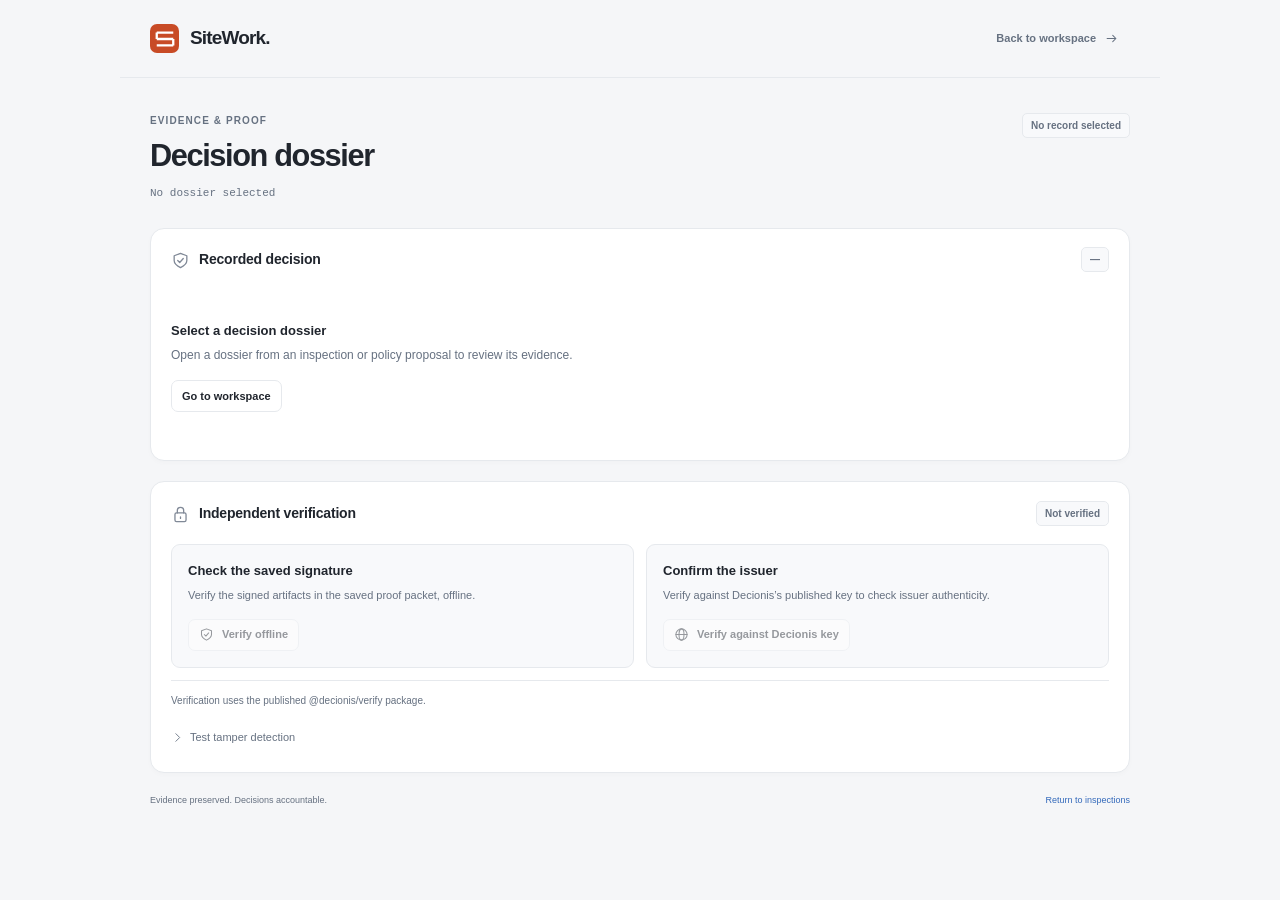
<file: static/dossier.html>
<!doctype html>
<html lang="en">
<head>
  <meta charset="utf-8">
  <meta name="viewport" content="width=device-width, initial-scale=1">
  <title>SiteWork · Decision dossier</title>
  <link rel="icon" href="/static/favicon.svg" type="image/svg+xml">
  <link rel="stylesheet" href="/static/sitework.css">
  <script type="module" src="/static/dossier.mjs"></script>
</head>
<body>
<a class="skip-link" href="#main">Skip to decision dossier</a>
<div class="mock-banner" id="mock" role="alert" hidden>MOCK GATE · This record is from a test environment.</div>
<header class="document-topbar">
  <a class="brand" href="/" aria-label="SiteWork home"><span class="brand-mark"><svg viewBox="0 0 24 24" aria-hidden="true"><path d="M3 5h18M3 12h18M3 19h18M3 5v7m18 0v7" fill="none" stroke="currentColor" stroke-width="2.5"/></svg></span><span class="brand-name">SiteWork.</span></a>
  <a class="btn btn-quiet btn-sm" href="/">Back to workspace<span class="icon-sm" data-icon="arrow"></span></a>
</header>
<main id="main" class="document-layout" tabindex="-1">
  <div class="document-heading"><div><div class="eyebrow">Evidence &amp; proof</div><h1>Decision dossier</h1><code id="id">Loading record…</code></div><span class="badge badge-neutral" id="recordStatus">Saved evidence</span></div>
  <div class="document-grid">
    <section class="panel" aria-labelledby="decisionTitle">
      <div class="panel-head"><div class="panel-title"><span data-icon="shield"></span><h2 id="decisionTitle">Recorded decision</h2></div><span class="badge badge-neutral" id="recordMode">—</span></div>
      <div id="summary" class="panel-body document-summary" aria-live="polite">Loading the inspection record…</div>
    </section>
    <section class="panel" aria-labelledby="verificationTitle">
      <div class="panel-head"><div class="panel-title"><span data-icon="lock"></span><h2 id="verificationTitle">Independent verification</h2></div><span class="badge badge-neutral" id="verificationBadge">Not verified</span></div>
      <div class="panel-body">
        <div class="proof-options">
          <div class="proof-option"><h3>Check the saved signature</h3><p>Verify the signed artifacts in the saved proof packet, offline.</p><button class="btn btn-sm" id="offline" disabled><span class="icon-sm" data-icon="shield"></span>Verify offline</button></div>
          <div class="proof-option"><h3>Confirm the issuer</h3><p>Verify against Decionis’s published key to check issuer authenticity.</p><button class="btn btn-sm" id="pinned" disabled><span class="icon-sm" data-icon="globe"></span>Verify against Decionis key</button></div>
        </div>
        <div id="proof" class="proof-result" role="status">Verification uses the published @decionis/verify package.</div>
        <details class="disclosure" style="margin-top:13px"><summary><span class="chevron" data-icon="chevron"></span>Test tamper detection</summary><p>This changes one byte in a copy of a signed artifact and verifies the altered copy. The saved original is retained.</p><button class="btn btn-sm" id="tamper" disabled>Tamper one byte</button></details>
      </div>
    </section>
    <section class="panel" id="evidencePanel" aria-labelledby="evidenceTitle" hidden>
      <div class="panel-head"><div class="panel-title"><span data-icon="ruler"></span><h2 id="evidenceTitle">Inspection evidence</h2></div><span class="badge badge-neutral" id="evidenceCount"></span></div>
      <div class="panel-body" id="evidence"></div>
    </section>
    <details class="panel policy-section" id="factsPanel" style="margin-top:0" hidden>
      <summary><div class="policy-summary"><span data-icon="settings"></span><div><h2>Policy inputs</h2><p>The structured facts sent with this decision.</p></div></div><span class="chevron" data-icon="chevron"></span></summary>
      <div class="table-wrap"><table class="facts-table"><caption class="sr-only">Facts evaluated by the policy</caption><thead><tr><th scope="col">Fact</th><th scope="col">Value</th></tr></thead><tbody id="facts"></tbody></table></div>
    </details>
  </div>
  <footer class="workspace-footer"><span>Evidence preserved. Decisions accountable.</span><a href="/">Return to inspections</a></footer>
</main>
</body>
</html>
</file>
<file: static/sitework.css>
:root {
  color-scheme: light;
  --bg: #f5f6f8;
  --panel: #fff;
  --ink: #20252d;
  --muted: #667181;
  --subtle: #6b7584;
  --line: #e6e9ed;
  --soft: #f8f9fb;
  --accent: #c84b26;
  --accent-hover: #bf421b;
  --accent-soft: #fff0e9;
  --nav: #191e27;
  --green: #17734b;
  --green-soft: #eaf7ef;
  --amber: #9a610e;
  --amber-soft: #fff6e5;
  --red: #b73738;
  --red-soft: #fff0f0;
  --blue: #346abb;
  --blue-soft: #edf3ff;
  --off: #626f82;
  --radius: 14px;
  --shadow: 0 2px 5px rgb(28 36 50 / 2%);
  font-family: Inter, -apple-system, BlinkMacSystemFont, "Segoe UI", sans-serif;
  font-synthesis: none;
  -webkit-font-smoothing: antialiased;
}

* { box-sizing: border-box; }
[hidden] { display: none !important; }
html { scroll-behavior: smooth; scroll-padding-top: 24px; }
body { margin: 0; color: var(--ink); background: var(--bg); font-size: 14px; line-height: 1.5; }
button, input, select, textarea { font: inherit; }
button, a, input, select, textarea, summary { -webkit-tap-highlight-color: transparent; }
button, select, summary { cursor: pointer; }
button { color: inherit; }
button:disabled { cursor: not-allowed; opacity: .45; }
a { color: var(--blue); text-decoration: none; }
a:hover { text-decoration: underline; }
:focus-visible { outline: 3px solid #78a4e8; outline-offset: 3px; }
button, a, input, select, textarea { transition: background .16s, border-color .16s, color .16s, box-shadow .16s; }
h1, h2, h3, p { margin: 0; }
h1 { font-size: clamp(25px, 2.4vw, 32px); line-height: 1.25; font-weight: 650; letter-spacing: -.045em; }
h2 { font-size: 14px; font-weight: 650; letter-spacing: -.015em; }
h3 { font-size: 13px; font-weight: 650; }
code, .mono { font-family: "SFMono-Regular", Consolas, "Liberation Mono", monospace; font-size: 11px; }
code { overflow-wrap: anywhere; }
.muted { color: var(--muted); }
.small { font-size: 12px; }
.eyebrow { color: var(--muted); font-size: 10px; font-weight: 650; letter-spacing: .11em; text-transform: uppercase; }
.icon { width: 19px; height: 19px; flex: 0 0 auto; vertical-align: middle; }
.icon-sm .icon { width: 15px; height: 15px; }
.sr-only { position: absolute; width: 1px; height: 1px; margin: -1px; overflow: hidden; clip: rect(0,0,0,0); white-space: nowrap; }
.skip-link { position: fixed; top: -70px; left: 20px; z-index: 100; padding: 12px 20px; border-radius: 8px; background: var(--ink); color: white; }
.skip-link:focus { top: 12px; }

.btn { display: inline-flex; align-items: center; justify-content: center; gap: 8px; min-height: 38px; padding: 8px 13px; border: 1px solid var(--line); border-radius: 7px; background: var(--panel); font-size: 12px; line-height: 1.3; font-weight: 550; color: var(--ink); white-space: nowrap; text-decoration: none; }
.btn:hover:not(:disabled) { background: #f4f5f7; border-color: #cfd5dc; text-decoration: none; }
.btn-primary { background: var(--accent); border-color: var(--accent); color: #fff; box-shadow: 0 2px 2px rgb(114 44 18 / 8%); }
.btn-primary:hover:not(:disabled) { background: var(--accent-hover); border-color: var(--accent-hover); }
.btn-blue { color: #fff; background: var(--blue); border-color: var(--blue); }
.btn-blue:hover:not(:disabled) { color: #fff; background: #28599f; border-color: #28599f; }
.btn-quiet { background: transparent; border-color: transparent; color: var(--muted); }
.btn-quiet:hover:not(:disabled) { background: var(--soft); border-color: transparent; color: var(--ink); }
.btn-sm { min-height: 32px; padding: 6px 10px; font-size: 11px; }
.btn-square { width: 36px; padding: 8px; }
.btn-danger { color: var(--red); }
.button-row { display: flex; align-items: center; flex-wrap: wrap; gap: 8px; }
.badge { display: inline-flex; align-items: center; gap: 6px; padding: 4px 8px; border: 1px solid var(--line); border-radius: 5px; color: var(--muted); font-size: 10px; font-weight: 600; white-space: nowrap; line-height: 1.5; }
.badge-neutral { background: var(--soft); }
.badge-blue { color: var(--blue); background: var(--blue-soft); border-color: #dfe8fa; }
.badge-amber { color: var(--amber); background: var(--amber-soft); border-color: #f5e5c5; }
.badge-red { color: var(--red); background: var(--red-soft); border-color: #f3dada; }
.dot { display: inline-block; height: 6px; width: 6px; border-radius: 50%; background: currentColor; flex-shrink: 0; }
.badge .dot { width: 5px; height: 5px; }
.mock-banner { position: relative; padding: 10px 18px; background: #b6222c; color: #fff; text-align: center; font-size: 12px; font-weight: 650; z-index: 10; }

.app-shell { display: grid; grid-template-columns: 218px minmax(0, 1fr); min-height: 100vh; }
.sidebar { position: sticky; top: 0; height: 100vh; display: flex; flex-direction: column; background: var(--nav); color: #9ba3b2; padding: 27px 16px 20px; }
.brand { display: inline-flex; align-items: center; gap: 11px; color: inherit; text-decoration: none; }
.brand:hover { text-decoration: none; }
.sidebar .brand { margin: 0 10px 42px; color: #fff; }
.brand-mark { width: 34px; height: 34px; display: grid; place-items: center; border-radius: 9px; background: var(--accent); color: white; flex-shrink: 0; }
.brand-mark svg { width: 22px; height: 22px; }
.brand-name { font-size: 20px; font-weight: 650; letter-spacing: -.045em; }
.brand-name span { color: #d3d7df; }
.brand-caption { font-size: 8px; letter-spacing: .2em; text-transform: uppercase; color: #878f9e; margin-top: 2px; }
.nav-label { padding: 0 13px; margin-bottom: 11px; color: #8590a1; font-size: 9px; font-weight: 600; text-transform: uppercase; letter-spacing: .12em; }
.nav-list { display: grid; gap: 5px; }
.nav-item { display: flex; gap: 11px; align-items: center; min-height: 43px; padding: 10px 13px; border: 0; border-radius: 7px; text-align: left; color: #a5aebb; background: transparent; font-size: 12px; font-weight: 500; text-decoration: none; width: 100%; }
.nav-item:hover { background: #232a36; color: #fff; text-decoration: none; }
.nav-item.active { background: #2e3037; color: #fff; }
.nav-item.active .icon { color: #f1835f; }
.nav-item .icon { width: 17px; height: 17px; }
.nav-count { margin-left: auto; min-width: 19px; padding: 1px 5px; border-radius: 4px; background: #353c47; color: #c6cbd4; text-align: center; font-size: 10px; }
.nav-divider { height: 1px; background: #2d3440; margin: 25px 12px; }
.sidebar-footer { margin-top: auto; padding: 28px 11px 0; }
.gateway-card { border: 1px solid #353b47; border-radius: 8px; padding: 12px; margin-bottom: 20px; }
.gateway-card strong { display: block; font-size: 11px; color: #e5e8ed; font-weight: 500; }
.gateway-card .gateway-address { font-size: 9px; color: #96a2b4; margin-top: 5px; overflow-wrap: anywhere; }
.gateway-caption { display: flex; gap: 7px; align-items: center; margin-top: 12px; font-size: 10px; color: #a7b7d1; }
.sidebar-footnote { font-size: 10px; color: #8590a1; line-height: 1.7; }

.workspace { min-width: 0; }
.topbar { height: 65px; padding: 0 32px; display: flex; align-items: center; justify-content: space-between; gap: 15px; background: var(--panel); border-bottom: 1px solid var(--line); }
.breadcrumb { display: flex; align-items: center; gap: 12px; color: var(--muted); font-size: 11px; }
.breadcrumb .icon { width: 14px; height: 14px; color: #a9afb8; }
.breadcrumb strong { font-weight: 500; color: #414957; }
.topbar-right { display: flex; align-items: center; gap: 16px; }
.connection { display: inline-flex; align-items: center; gap: 7px; font-size: 11px; color: var(--muted); white-space: nowrap; }
.connection[data-status="connected"] .dot { color: var(--blue); }
.connection[data-status="disconnected"] { color: var(--amber); }
.mobile-brand { display: none; }
.main-content { max-width: 1550px; margin: 0 auto; padding: 30px 32px 26px; }
.page-heading { display: flex; align-items: center; justify-content: space-between; gap: 18px; margin-bottom: 27px; }
.page-heading p { margin-top: 7px; font-size: 12px; color: var(--muted); }
.heading-badge { align-self: flex-start; margin-top: 8px; }
.config-bar { display: flex; align-items: center; gap: 19px; padding: 15px 18px; border: 1px solid var(--line); border-radius: 10px; background: var(--panel); margin-bottom: 21px; box-shadow: var(--shadow); }
.config-group { display: flex; flex-direction: column; gap: 7px; }
.config-group > label, .field > label { font-size: 10px; color: var(--muted); font-weight: 550; }
.scene-group { flex: 1; min-width: 290px; }
.scene-tabs { display: inline-flex; width: fit-content; align-items: center; gap: 3px; padding: 3px; background: #f2f4f6; border-radius: 7px; }
.scene-tab { min-height: 34px; display: flex; align-items: center; justify-content: center; gap: 7px; padding: 7px 12px; border: 1px solid transparent; border-radius: 5px; background: transparent; color: var(--muted); font-size: 11px; font-weight: 550; }
.scene-tab:hover:not(:disabled) { color: var(--ink); background: #e9ecf1; }
.scene-tab[aria-selected="true"] { color: var(--ink); background: #fff; border-color: #e4e7eb; box-shadow: 0 1px 3px rgb(20 30 50 / 5%); }
.scene-tab[aria-selected="true"] .icon { color: var(--accent); }
.scene-tab .icon { width: 15px; height: 15px; }
.select-wrap { position: relative; }
.select-wrap::after { content: ""; position: absolute; width: 5px; height: 5px; top: 14px; right: 12px; border-right: 1.5px solid #8a929e; border-bottom: 1.5px solid #8a929e; transform: rotate(45deg); pointer-events: none; }
select { appearance: none; width: 100%; min-width: 122px; height: 38px; padding: 8px 31px 8px 11px; border: 1px solid var(--line); border-radius: 6px; background: var(--panel); color: var(--ink); font-size: 11px; }
select:disabled { cursor: not-allowed; opacity: .6; }
.config-action { padding-left: 17px; border-left: 1px solid var(--line); align-self: flex-end; margin-bottom: 1px; }
.config-action .btn { min-height: 39px; }
.inspection-grid { display: grid; grid-template-columns: minmax(0, 1.7fr) minmax(310px, 1fr); gap: 20px; align-items: start; }
.visual-column, .decision-column { display: grid; gap: 20px; min-width: 0; }
.panel { background: var(--panel); border: 1px solid var(--line); border-radius: var(--radius); box-shadow: var(--shadow); overflow: hidden; min-width: 0; }
.panel-head { display: flex; align-items: center; justify-content: space-between; gap: 10px; min-height: 62px; padding: 17px 20px; }
.panel-title { display: flex; align-items: center; gap: 9px; }
.panel-title > .icon, .panel-title > [data-icon] { color: #808997; }
.panel-subtitle { margin-top: 3px; color: var(--muted); font-size: 10px; }
.panel-body { padding: 0 20px 20px; }
.capture-card .panel-head { padding-bottom: 14px; }
.view-toggle { display: flex; align-items: center; gap: 2px; padding: 3px; border: 1px solid var(--line); border-radius: 6px; }
.view-toggle button { min-height: 27px; padding: 4px 9px; border: none; background: transparent; color: var(--muted); border-radius: 4px; font-size: 10px; font-weight: 500; }
.view-toggle button[aria-pressed="true"] { color: var(--ink); background: #f0f2f5; }
.capture-stage { position: relative; height: clamp(280px, 23vw, 360px); margin: 0 12px; border-radius: 8px; background: #151a22; overflow: hidden; display: grid; place-items: center; }
.capture-stage::before { content: ""; position: absolute; inset: 0; opacity: .2; background-image: radial-gradient(#687381 1px, transparent 1px); background-size: 22px 22px; pointer-events: none; }
.capture-stage img, .capture-stage canvas { position: relative; width: 100%; height: 100%; object-fit: contain; display: block; min-height: 0; }
.capture-hud { position: absolute; top: 14px; left: 14px; right: 14px; display: flex; align-items: center; justify-content: space-between; gap: 10px; z-index: 1; pointer-events: none; }
.hud-chip { display: inline-flex; align-items: center; gap: 7px; padding: 6px 8px; border: 1px solid rgb(255 255 255 / 12%); border-radius: 4px; background: rgb(19 25 33 / 84%); color: #e0e6f0; font-size: 8px; letter-spacing: .08em; font-weight: 550; text-transform: uppercase; backdrop-filter: blur(8px); }
.hud-chip .dot { color: #8dabd9; width: 5px; height: 5px; }
.frame-context { position: absolute; bottom: 12px; left: 14px; right: 14px; display: flex; align-items: center; justify-content: space-between; gap: 10px; pointer-events: none; }
.frame-context span { padding: 4px 7px; border-radius: 4px; background: rgb(19 25 33 / 75%); color: #bdc5d3; font-size: 9px; overflow: hidden; text-overflow: ellipsis; white-space: nowrap; }
.feed-empty { position: absolute; max-width: 335px; padding: 24px; text-align: center; color: #d4dbe7; }
.feed-empty .empty-camera { display: grid; place-items: center; width: 56px; height: 56px; margin: 0 auto 19px; border-radius: 14px; border: 1px solid #414955; background: #242c37; color: #a8b6ca; }
.feed-empty .empty-camera .icon { width: 25px; height: 25px; }
.feed-empty h3 { font-size: 17px; font-weight: 550; }
.feed-empty p { color: #8f9bab; font-size: 11px; margin: 8px 0 18px; line-height: 1.7; }
.feed-empty .btn { border-color: #4b5665; background: #2d3744; color: #e5eaf2; }
.feed-empty .btn:hover { background: #374353; }
.capture-footer { display: flex; align-items: center; justify-content: space-between; gap: 12px; min-height: 59px; padding: 12px 18px; }
.source-description { min-width: 0; display: flex; align-items: center; gap: 9px; color: var(--muted); }
.source-description .icon { width: 15px; height: 15px; }
.source-description strong { display: block; font-size: 11px; font-weight: 500; color: #515a68; overflow: hidden; text-overflow: ellipsis; white-space: nowrap; max-width: 270px; }
.source-description small { display: block; font-size: 9px; color: var(--subtle); margin-top: 2px; }
.capture-tip { display: flex; align-items: flex-start; gap: 8px; margin: 0 18px 15px; padding-top: 11px; border-top: 1px solid var(--line); color: var(--muted); font-size: 10px; }
.capture-tip .icon { width: 13px; height: 13px; margin-top: 1px; }
.processing { position: absolute; left: 50%; top: 50%; transform: translate(-50%, -50%); width: max-content; max-width: 85%; display: flex; align-items: center; gap: 11px; padding: 15px 20px; border-radius: 9px; background: rgb(22 29 39 / 94%); box-shadow: 0 10px 40px #0003; color: #fff; font-size: 12px; z-index: 2; }
.spinner { display: inline-block; height: 16px; width: 16px; border: 2px solid currentColor; border-right-color: transparent; opacity: .8; border-radius: 50%; animation: spin .7s linear infinite; flex-shrink: 0; }
@keyframes spin { to { transform: rotate(360deg); } }

.measurements-card .panel-head { min-height: 61px; }
.table-wrap { overflow-x: auto; }
table { border-collapse: collapse; width: 100%; font-size: 11px; }
th { padding: 9px 20px; background: var(--soft); text-align: left; font-size: 9px; color: var(--muted); font-weight: 500; border-block: 1px solid var(--line); }
td { padding: 13px 20px; border-bottom: 1px solid #f0f2f5; vertical-align: middle; }
tbody tr:last-child td { border-bottom: 0; }
.num { text-align: right; font-variant-numeric: tabular-nums; }
.measure-name { font-weight: 550; color: #414957; }
.measure-method, .measure-range { display: block; margin-top: 4px; max-width: 180px; color: var(--muted); font-size: 9px; }
.measure-value { font-size: 14px; font-weight: 600; white-space: nowrap; }
.measure-value small { font-size: 10px; font-weight: 400; color: var(--muted); }
.confidence { display: inline-flex; align-items: center; gap: 7px; white-space: nowrap; color: #5b6573; }
.confidence-track { height: 4px; width: 40px; border-radius: 3px; overflow: hidden; background: #edf0f5; }
.confidence-track i { display: block; height: 100%; background: #8aa2c6; border-radius: inherit; }
.ok { color: var(--green); }
.bad { color: var(--red); }
.warning { color: var(--amber); }
.empty-measurements { padding: 29px 18px; text-align: center; color: var(--muted); }
.empty-measurements strong { display: block; color: #656f7e; font-weight: 500; font-size: 11px; }
.empty-measurements p { margin-top: 5px; font-size: 10px; }
.error-list { list-style: none; margin: 0; padding: 0 20px 17px; }
.error-list li { position: relative; padding: 8px 10px 8px 26px; background: var(--amber-soft); color: #8b6223; border: 1px solid #f3e4c9; border-radius: 5px; font-size: 10px; overflow-wrap: anywhere; margin-top: 6px; }
.error-list li::before { content: "!"; position: absolute; left: 10px; font-weight: 700; }

.verdict-card { --state: var(--off); --state-soft: #f3f5f8; }
.verdict-card.green { --state: var(--green); --state-soft: var(--green-soft); }
.verdict-card.amber { --state: var(--amber); --state-soft: var(--amber-soft); }
.verdict-card.red { --state: var(--red); --state-soft: var(--red-soft); }
.verdict-card.blue { --state: var(--blue); --state-soft: var(--blue-soft); }
.status-block { margin: 0 18px; padding: 18px; border: 1px solid color-mix(in srgb, var(--state) 13%, white); border-radius: 9px; background: var(--state-soft); }
.status-symbol { display: flex; align-items: center; justify-content: space-between; margin-bottom: 13px; color: var(--state); }
.status-symbol > .icon { width: 25px; height: 25px; }
.status-kicker { color: var(--state); font-size: 9px; letter-spacing: .07em; font-weight: 600; text-transform: uppercase; }
.status-title { font-size: clamp(20px, 1.75vw, 25px); font-weight: 600; letter-spacing: -.035em; line-height: 1.2; color: var(--state); }
.status-reason { margin-top: 9px; font-size: 11px; line-height: 1.65; color: #697280; overflow-wrap: anywhere; }
.decision-detail { margin: 15px 18px 0; display: flex; justify-content: space-between; align-items: center; gap: 12px; font-size: 11px; }
.decision-value { font-weight: 650; font-size: 11px; letter-spacing: .035em; color: var(--state); }
.result-context { display: flex; align-items: center; flex-wrap: wrap; gap: 6px; margin: 12px 18px 0; }
.result-context .badge { font-size: 9px; }
.verdict-meta { margin: 13px 18px 0; padding: 12px 0 15px; border-top: 1px solid var(--line); display: flex; align-items: center; justify-content: space-between; gap: 10px; font-size: 9px; color: var(--muted); }
.verdict-meta .icon { width: 12px; height: 12px; margin-right: 4px; }
.selection-note { margin: 12px 18px 0; padding: 9px 11px; border-radius: 5px; background: var(--amber-soft); font-size: 10px; color: var(--amber); }
.hold-form { margin: 15px 18px 18px; padding-top: 14px; border-top: 1px solid var(--line); }
.hold-form p { color: var(--muted); font-size: 10px; margin: 5px 0 12px; }
.field { display: flex; flex-direction: column; gap: 6px; margin-bottom: 12px; }
input, textarea { width: 100%; min-width: 0; padding: 10px 11px; border: 1px solid #dfe4ea; border-radius: 6px; background: #fff; color: var(--ink); font-size: 12px; }
input::placeholder, textarea::placeholder { color: #697384; }
input[aria-invalid="true"] { border-color: var(--red); }
textarea { resize: vertical; min-height: 65px; }
.field-hint { font-size: 10px; line-height: 1.6; color: var(--muted); }
.inline-error { color: var(--red); font-size: 11px; margin: 6px 0; overflow-wrap: anywhere; }
.resolution { margin: 0 18px 18px; padding: 11px 12px; border-radius: 6px; background: var(--soft); color: var(--muted); font-size: 11px; }
.resolution strong { display: block; margin-bottom: 4px; }
.empty-copy { font-size: 11px; color: var(--muted); line-height: 1.7; }
.empty-copy p + p { margin-top: 7px; }
.citation-text { font-size: 12px; line-height: 1.75; color: #505a69; }
.citation-source { display: flex; flex-wrap: wrap; align-items: center; gap: 7px; margin-top: 13px; padding-top: 12px; border-top: 1px solid var(--line); font-size: 10px; }
.citation-source a { display: inline-flex; align-items: center; gap: 4px; font-weight: 500; }
.citation-source .icon { width: 12px; height: 12px; }
.citation-hash { margin-top: 7px; color: var(--subtle); font-size: 9px; }
.citation-hash code { font-size: 9px; }
.dossier-id { display: flex; align-items: center; justify-content: space-between; gap: 8px; padding: 9px 11px; background: var(--soft); border: 1px solid var(--line); border-radius: 6px; margin-bottom: 12px; }
.dossier-id code { color: #637083; font-size: 10px; }
.dossier-actions { display: flex; flex-wrap: wrap; align-items: center; gap: 7px; margin-top: 12px; }
.proof-result { font-size: 10px; color: var(--muted); overflow-wrap: anywhere; line-height: 1.7; }
.proof-result:not(:empty) { margin-top: 12px; padding-top: 11px; border-top: 1px solid var(--line); }
.proof-result strong { display: block; font-size: 12px; margin-bottom: 4px; }
.disclosure { font-size: 11px; color: var(--muted); }
.disclosure summary { display: flex; align-items: center; gap: 6px; padding: 7px 0; list-style: none; }
.disclosure summary::-webkit-details-marker { display: none; }
.disclosure summary .icon { height: 13px; width: 13px; transition: transform .2s; }
.disclosure[open] > summary .chevron { transform: rotate(90deg); }
.disclosure p { font-size: 10px; line-height: 1.7; margin-bottom: 9px; }

.policy-section { margin-top: 22px; }
.policy-section > summary { display: flex; align-items: center; justify-content: space-between; gap: 14px; padding: 18px 20px; list-style: none; cursor: pointer; }
.policy-section > summary::-webkit-details-marker { display: none; }
.policy-summary { display: flex; align-items: center; gap: 13px; }
.policy-section > summary > .button-row { flex-wrap: nowrap; }
.policy-summary > .icon { color: #8190a4; }
.policy-summary h2 { font-size: 13px; }
.policy-summary p { margin-top: 3px; font-size: 10px; color: var(--muted); }
.policy-section[open] > summary { border-bottom: 1px solid var(--line); }
.policy-section[open] > summary .chevron { transform: rotate(90deg); }
.proposal-list { padding: 0 20px; }
.proposal { padding: 19px 0; border-bottom: 1px solid var(--line); }
.proposal:last-child { border-bottom: 0; }
.proposal-heading { display: flex; gap: 9px; align-items: center; flex-wrap: wrap; font-size: 11px; }
.proposal ul { margin: 12px 0; padding-left: 17px; color: #5e6877; font-size: 11px; line-height: 1.8; }
.proposal-resolution { color: var(--muted); font-size: 10px; }
.proposal-form { max-width: 420px; margin-top: 14px; }
.workspace-footer { display: flex; justify-content: space-between; gap: 12px; color: var(--muted); font-size: 9px; margin-top: 21px; }
.workspace-footer .icon { width: 12px; height: 12px; margin-right: 5px; }

dialog { width: min(480px, calc(100% - 32px)); padding: 0; border: 1px solid var(--line); border-radius: 15px; box-shadow: 0 24px 80px #10182533; color: var(--ink); }
dialog::backdrop { background: rgb(17 23 34 / 45%); backdrop-filter: blur(3px); }
.dialog-head { display: flex; align-items: center; justify-content: space-between; gap: 14px; padding: 22px 24px 15px; }
.dialog-head h2 { font-size: 19px; letter-spacing: -.035em; }
.dialog-body { padding: 0 24px 24px; }
.dialog-body > p { font-size: 12px; color: var(--muted); margin-bottom: 20px; }
.dialog-body .field label { font-size: 11px; }
.dialog-body select { font-size: 12px; }
.dialog-footer { margin-top: 22px; display: flex; justify-content: flex-end; gap: 9px; }
.toast { position: fixed; bottom: 24px; left: calc(50% + 109px); transform: translateX(-50%); max-width: min(520px, calc(100% - 36px)); display: flex; align-items: flex-start; gap: 12px; padding: 13px 15px; border: 1px solid #364052; border-radius: 9px; background: #222b38; color: #f1f4fa; box-shadow: 0 9px 35px #121c2826; font-size: 12px; z-index: 30; }
.toast button { padding: 0; border: 0; background: transparent; color: #b6c0ce; }
.toast .icon { width: 15px; height: 15px; }

.document-layout { max-width: 1040px; margin: 0 auto; padding: 35px 30px 60px; }
.document-topbar { max-width: 1040px; height: 78px; margin: 0 auto; padding: 0 30px; display: flex; align-items: center; justify-content: space-between; border-bottom: 1px solid var(--line); }
.document-topbar .brand-name { font-size: 19px; }
.document-topbar .brand-mark { width: 29px; height: 29px; border-radius: 7px; }
.document-heading { display: flex; align-items: flex-start; justify-content: space-between; gap: 20px; margin-bottom: 26px; }
.document-heading .eyebrow { margin-bottom: 9px; }
.document-heading code { display: block; color: var(--muted); margin-top: 10px; }
.document-grid { display: grid; gap: 20px; }
.document-summary { line-height: 1.9; font-size: 12px; }
.document-summary .summary-decision { font-size: 23px; font-weight: 600; letter-spacing: -.03em; margin-right: 10px; }
.document-summary .summary-context { display: flex; gap: 6px; flex-wrap: wrap; margin-top: 13px; }
.proof-options { display: grid; grid-template-columns: 1fr 1fr; gap: 12px; }
.proof-option { padding: 16px; border: 1px solid var(--line); border-radius: 9px; background: var(--soft); }
.proof-option p { font-size: 11px; color: var(--muted); margin: 5px 0 14px; line-height: 1.7; }
.evidence-citations { margin-top: 18px; padding-top: 15px; border-top: 1px solid var(--line); }
.evidence-citations p { font-size: 12px; line-height: 1.8; margin-bottom: 12px; }
.evidence-provenance { font-size: 10px; line-height: 1.8; color: var(--muted); margin-top: 17px; }
.facts-table code { font-size: 10px; }
.facts-table td { overflow-wrap: anywhere; }
.empty-document { padding: 28px 0; }

.light-page { --signal: #202832; --signal-ink: #c3cddc; min-height: 100dvh; background: #121923; color: white; display: flex; flex-direction: column; }
.light-page.green { --signal: #0d6d46; --signal-ink: #ccffe3; background: #095936; }
.light-page.amber { --signal: #935909; --signal-ink: #ffebc8; background: #724604; }
.light-page.red { --signal: #a42c35; --signal-ink: #ffdbe0; background: #811e27; }
.light-page.blue { --signal: #21539b; --signal-ink: #dbebff; background: #183f7a; }
.light-topbar { display: flex; align-items: center; justify-content: space-between; padding: 24px 30px; gap: 20px; }
.light-topbar .brand { color: #fff; }
.light-topbar .brand-mark { background: rgb(255 255 255 / 14%); }
.light-topbar .btn { background: rgb(255 255 255 / 7%); border-color: rgb(255 255 255 / 20%); color: #fff; }
.light-content { width: min(1060px, 100%); padding: 40px 30px; margin: auto; text-align: center; }
.signal-ring { height: 100px; width: 100px; margin: 0 auto 35px; display: grid; place-items: center; border-radius: 50%; background: var(--signal); box-shadow: 0 0 0 12px rgb(255 255 255 / 3%), 0 0 0 25px rgb(255 255 255 / 2%); color: var(--signal-ink); }
.signal-ring .icon { width: 42px; height: 42px; stroke-width: 1.8; }
.light-content .eyebrow { color: var(--signal-ink); letter-spacing: .18em; font-size: 11px; margin-bottom: 18px; }
.light-label { font-size: clamp(35px, 7.2vw, 105px); line-height: 1.12; letter-spacing: -.05em; font-weight: 650; overflow-wrap: anywhere; }
.light-sub { margin: 22px auto 0; max-width: 650px; color: var(--signal-ink); font-size: clamp(13px, 1.6vw, 20px); line-height: 1.7; }
.light-footer { padding: 25px 30px; display: flex; justify-content: space-between; gap: 14px; color: var(--signal-ink); font-size: 11px; opacity: .85; }
.light-footer .connection { color: inherit; }
.light-page .connection .dot { color: inherit; }

@media (min-width: 1680px) { .capture-stage { height: 375px; } }
@media (max-width: 1220px) {
  .app-shell { grid-template-columns: 180px minmax(0, 1fr); }
  .sidebar { padding-inline: 11px; }
  .main-content { padding: 26px 22px; }
  .topbar { padding-inline: 22px; }
  .config-bar { flex-wrap: wrap; gap: 13px; }
  .scene-group { min-width: 265px; }
  .scene-tab { padding-inline: 9px; }
  .config-action { margin-left: auto; }
  .inspection-grid { grid-template-columns: minmax(0, 1.45fr) minmax(290px, 1fr); gap: 16px; }
  .panel-head { padding-inline: 16px; }
  td, th { padding-inline: 13px; }
  .toast { left: calc(50% + 90px); }
}
@media (max-width: 1000px) {
  .app-shell { grid-template-columns: 72px minmax(0, 1fr); }
  .sidebar { align-items: center; padding-inline: 10px; }
  .sidebar .brand { margin: 0 0 34px; }
  .sidebar .brand-copy, .nav-label, .nav-copy, .nav-count, .sidebar-footer { display: none; }
  .nav-item { width: 44px; justify-content: center; padding: 11px; }
  .nav-item .icon { width: 20px; height: 20px; }
  .nav-divider { width: 27px; margin-inline: 0; }
  .scene-group { flex-basis: 100%; }
  .config-bar .config-group:not(.scene-group) { flex: 1; }
  .scene-tabs { width: 100%; }
  .scene-tab { flex: 1; }
  .toast { left: calc(50% + 36px); }
  .capture-stage { height: 310px; }
  .source-description strong { max-width: 175px; }
  .measure-method { max-width: 125px; }
}
@media (max-width: 760px) {
  .app-shell { display: block; }
  .sidebar { display: none; }
  .topbar { height: 65px; padding-inline: 18px; }
  .topbar .breadcrumb { display: none; }
  .mobile-brand { display: inline-flex; }
  .mobile-brand .brand-mark { width: 29px; height: 29px; border-radius: 7px; }
  .mobile-brand .brand-name { font-size: 19px; }
  .topbar-right { gap: 12px; }
  .connection-label { display: none; }
  .topbar-right .btn { min-height: 34px; font-size: 11px; }
  .main-content { padding: 25px 18px; }
  .page-heading { margin-bottom: 22px; }
  .page-heading p { max-width: 275px; line-height: 1.7; font-size: 11px; }
  .heading-badge { display: none; }
  .config-bar { padding: 13px; gap: 12px; }
  .config-bar .scene-group { min-width: 0; }
  .config-group > label { font-size: 9px; }
  .scene-tab { min-height: 40px; font-size: 12px; }
  .measure-method { display: none; } /* the full method stays on the dossier page */
  input, textarea, select { font-size: 16px; }
  select { height: 44px; }
  .select-wrap::after { top: 17px; }
  .config-action { width: 100%; padding: 12px 0 0; border-left: 0; border-top: 1px solid var(--line); }
  .config-action .btn { width: 100%; min-height: 43px; font-size: 12px; }
  .inspection-grid { display: flex; flex-direction: column; gap: 18px; }
  .visual-column, .decision-column { display: contents; }
  .inspection-grid .panel { width: 100%; }
  .capture-card { order: 1; }
  .verdict-card { order: 2; }
  .measurements-card { order: 3; }
  .citation-card { order: 4; }
  .dossier-card { order: 5; }
  .capture-stage { height: 330px; }
  .status-title { font-size: 26px; }
  .panel-head { padding: 16px 17px; }
  .panel-body { padding-inline: 18px; }
  .capture-footer { gap: 8px; padding-inline: 16px; }
  .source-description strong { max-width: 185px; }
  .capture-tip { margin-inline: 16px; }
  .confidence-track { display: none; }
  .workspace-footer { flex-direction: column; gap: 7px; }
  .policy-summary p { max-width: 225px; }
  .policy-section > summary { padding: 16px; }
  .toast { left: 50%; }
  .document-topbar { padding-inline: 20px; }
  .document-layout { padding: 28px 18px; }
  .document-heading { display: block; }
  .document-heading .badge { margin-top: 13px; }
  .proof-options { grid-template-columns: 1fr; }
  .light-topbar { padding: 20px; }
  .light-content { padding: 45px 23px; }
  .light-footer { padding: 20px; font-size: 10px; flex-wrap: wrap; justify-content: center; }
  .light-footer .connection-label { display: inline; }
}
@media (max-width: 380px) {
  .main-content { padding-inline: 12px; }
  .scene-tab { font-size: 10px; padding-inline: 8px; }
  .scene-tab .icon { width: 13px; }
  .view-toggle button { padding-inline: 6px; font-size: 9px; }
  .source-description strong { max-width: 146px; }
  td, th { padding-inline: 10px; }
}
@media (prefers-reduced-motion: reduce) {
  *, *::before, *::after { animation-duration: .01ms !important; animation-iteration-count: 1 !important; transition-duration: .01ms !important; scroll-behavior: auto !important; }
}
</file>
